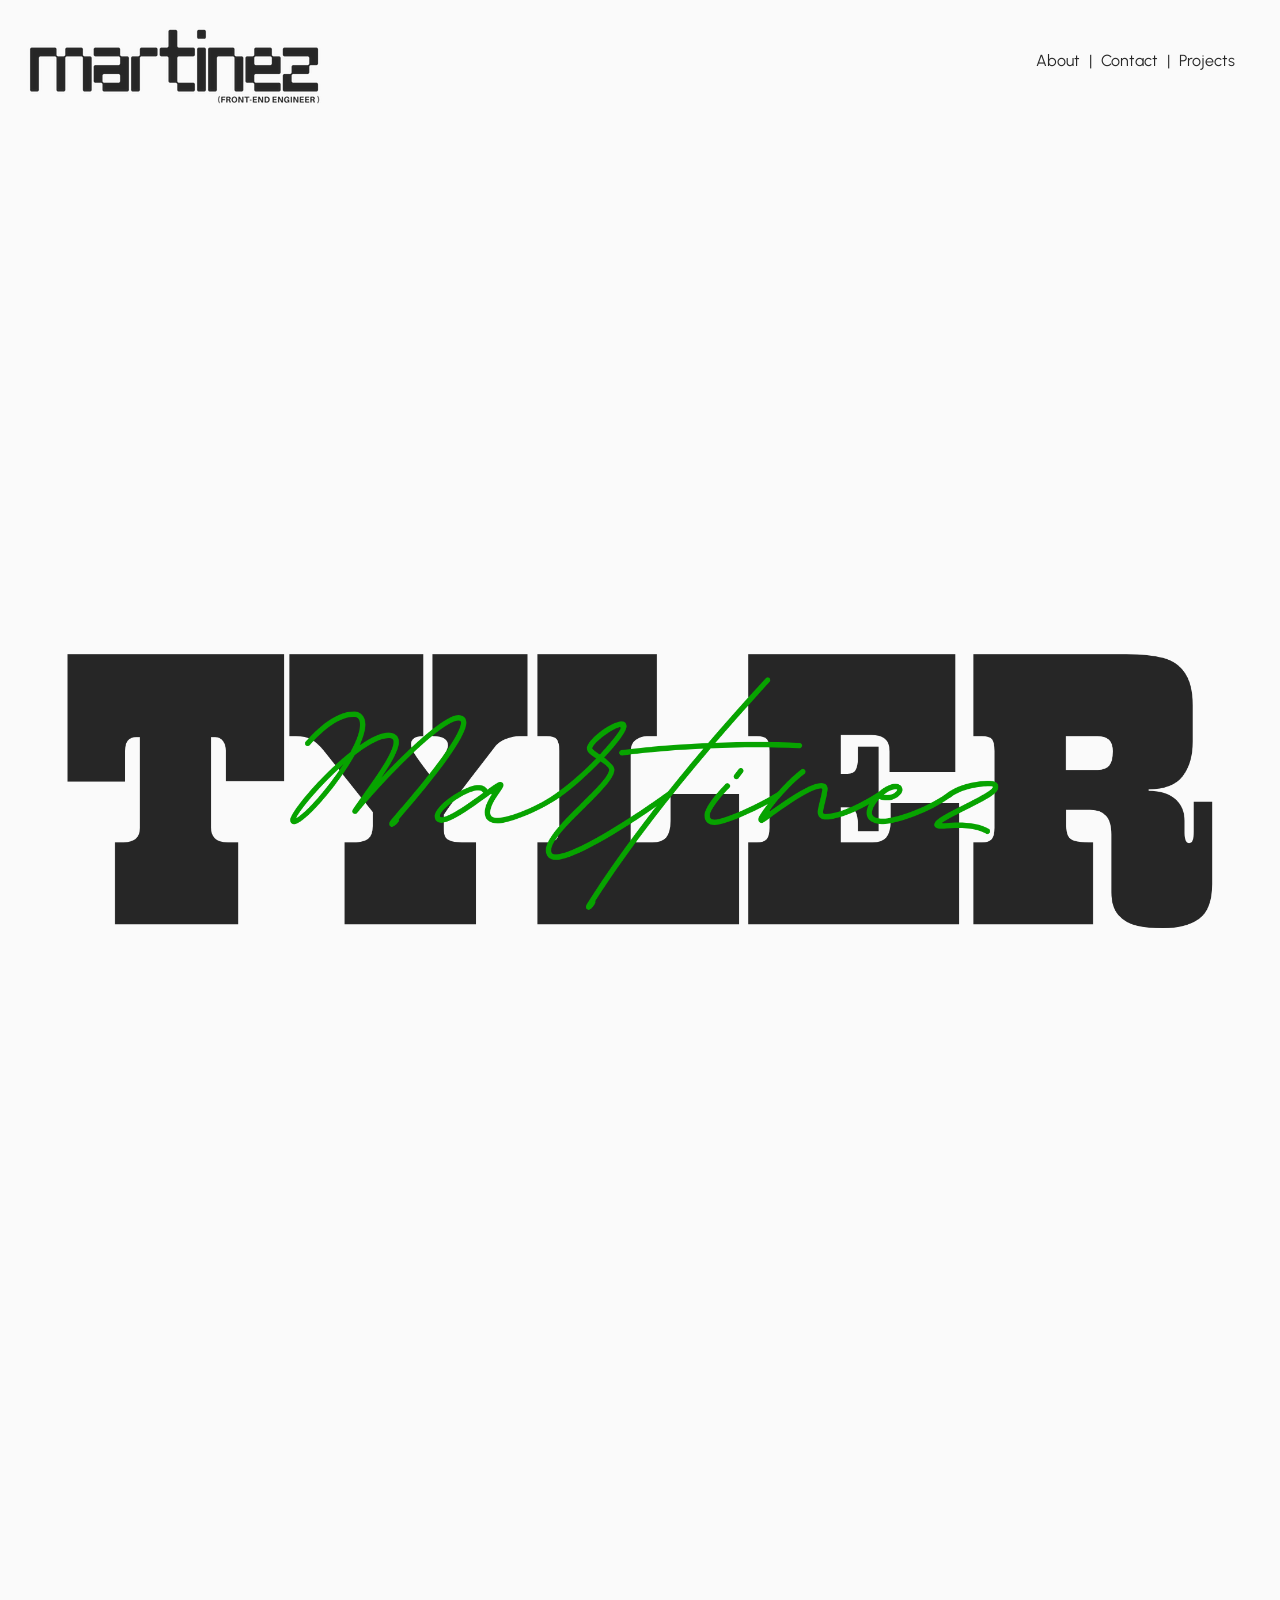
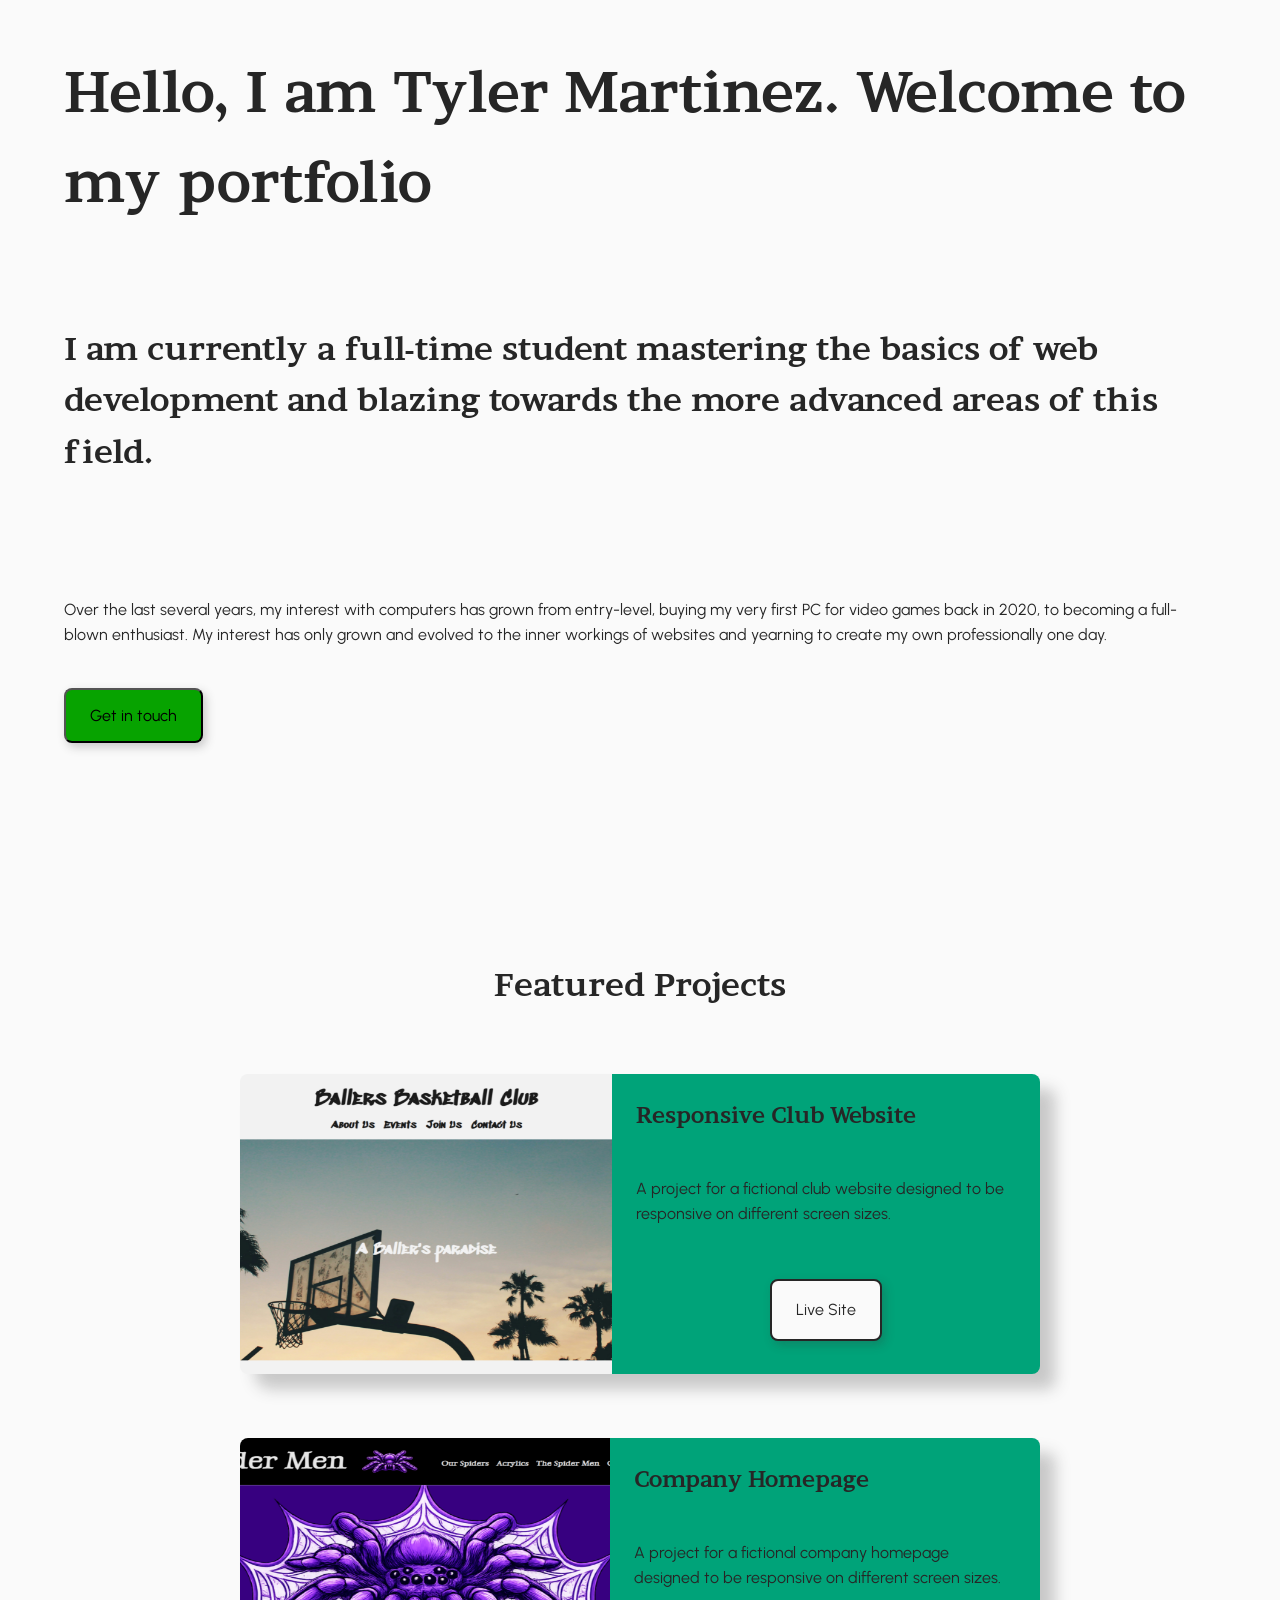
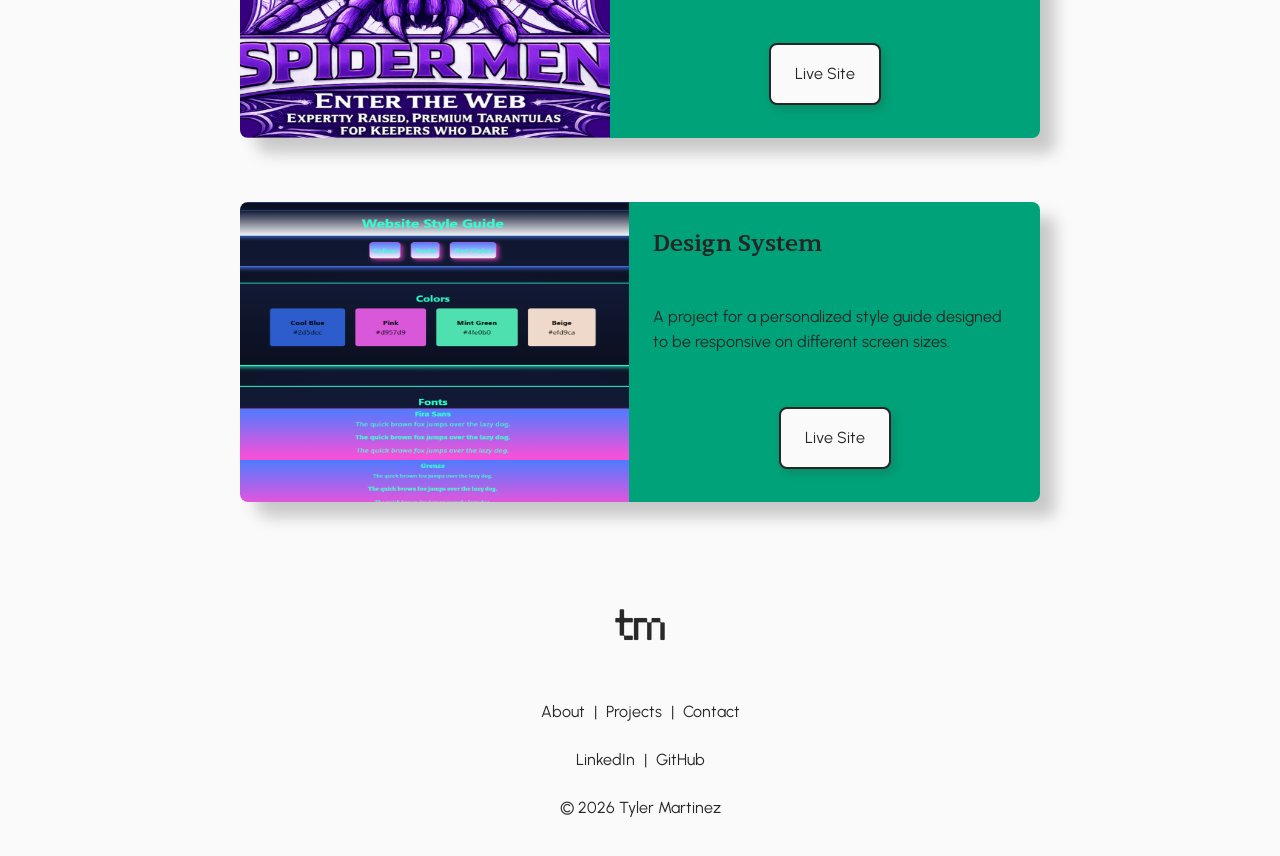
<file: index.html>
<!DOCTYPE html>
<html lang="en">
<head>
    <script async src="https://www.googletagmanager.com/gtag/js?id=G-1XBXD6XZ68"></script>
    <script>
        window.dataLayer = window.dataLayer || [];
        function gtag(){dataLayer.push(arguments);}
        gtag('js', new Date());
        gtag('config', 'G-1XBXD6XZ68');
    </script>
    <meta charset="UTF-8">
    <meta name="viewport" content="width=device-width, initial-scale=1.0">
    <title>Tyler Martinez | Front-end Engineer | Palm Harbor, FL</title>
    <meta name="description" content="Tyler Martinez is a growing front-end engineer based in Palm Harbor, FL, specializing in clean, accessible, and responsive HTML and CSS websites."/>
    <meta property="og:title" content="Tyler Martinez | Front-end Engineer"/>
    <meta property="og:description" content="Portfolio of Tyler Martinez, a front-end engineer from Palm Harbor, FL."/>
    <meta property="og:image" content="https://tylermartinez.me/images/og-preview.png"/>
    <meta property="og:url" content="https://tylermartinez.me"/>
    <meta property="og:type" content="website" />
    <link rel="preconnect" href="https://fonts.googleapis.com">
    <link rel="preconnect" href="https://fonts.gstatic.com" crossorigin>
    <link href="https://fonts.googleapis.com/css2?family=Brawler:wght@400;700&family=Urbanist:ital,wght@0,100..900;1,100..900&display=swap" rel="stylesheet">
    <link rel="shortcut icon" href="images/portfolio-favicon.png" type="image/x-icon">
    <link rel="stylesheet" href="styles/styles.css">
</head>
<body>
    <header>
        <figure class="logo-mobile">
            <a href="index.html" tabindex="0">
                <img src="images/logo-treatment-new.png" alt="Home Tyler Martinez.">
            </a>
        </figure>
        <figure class="logo">
            <a href="index.html" tabindex="0">
                <img src="images/logo-desktop.png" alt="Home Tyler Martinez Front-end Engineer.">
            </a>    
        </figure>   
        <nav class="mobile">
            <ul>
                <li><a href="about-contact.html" tabindex="0">About</a></li>
                <li><a href="about-contact.html" tabindex="0">Contact</a></li>
                <li><a href="projects.html" tabindex="0">Projects</a></li>
            </ul>
        </nav>
        <nav class="desktop">
            <p><a href="about-contact.html" tabindex="0">About</a> | <a href="about-contact.html" tabindex="0">Contact</a> | <a href="projects.html" tabindex="0">Projects</a></p>
        </nav>
    </header>
    <main>
        <section class="hero container">
            <figure class="hero-banner-mobile">
                <img src="images/portfolio-hero-mobile.png" alt="" tabindex="0">
            </figure>
            <figure class="hero-banner-desktop">
                <img src="images/portfolio-hero.png" alt="" tabindex="0">
            </figure>
            <h1 tabindex="0">
                Hello, I am Tyler Martinez. Welcome to my portfolio
            </h1>
            <h2>
                I am currently a full-time student mastering the basics of web development and blazing towards the more advanced areas of this field.
            </h2>
        </section>
        <section class="about-preview container">    
            <p>
                Over the last several years, my interest with computers has grown from entry-level, buying my very first PC for video games back in 2020, to becoming a full-blown enthusiast. My interest has only grown and evolved to the inner workings of websites and yearning to create my own professionally one day.
            </p>
            <a href="mailto:tylermartinez4298@gmail.com" target="_blank" rel="noopener" tabindex="-1"><button class="primary" tabindex="0">Get in touch</button></a>
        </section>    
        <section class="featured-projects container">
            <h2 tabindex="0 ">Featured Projects</h2>
            <article class="card club" tabindex="0">
                <figure>
                    <img src="images/club-2000.png" alt="Homepage of fictional basketball club.">
                </figure>
                <div class="card-body">
                    <h3>Responsive Club Website</h3>
                    <p>A project for a fictional club website designed to be responsive on different screen sizes.</p>
                    <a href="https://t-mart98.github.io/responsive-club/" target="_blank" rel="noopener" class="secondary" tabindex="0">Live Site</a>
                </div>
            </article>
            <article class="card spider" tabindex="0">
                <figure>
                    <img src="images/spider-2000.png" alt="Homepage of fictional spider pet shop.">
                </figure>
                <div class="card-body">
                    <h3>Company Homepage</h3>
                    <p>A project for a fictional company homepage designed to be responsive on different screen sizes.</p>
                    <a href="https://t-mart98.github.io/spidermen-homepage/" target="_blank" rel="noopener" class="secondary" tabindex="0">Live Site</a>
                </div>
            </article>
            <article class="card design" tabindex="0">
                <figure>
                    <img src="images/design-2000.png" alt="Page of stylized website style guide.">
                </figure>
                <div class="card-body">
                    <h3>Design System</h3>
                    <p>A project for a personalized style guide designed to be responsive on different screen sizes.</p>
                    <a href="https://t-mart98.github.io/website-design-system/" target="_blank" rel="noopener" class="secondary" tabindex="0">Live Site</a>
                </div>
            </article>
        </section>
    </main>
    <footer>
        <figure>
            <img src="images/Logo-treatment-no-subtext-mobile.png" alt="Tyler Martinez">
        </figure>
        <p><a href="about-contact.html" tabindex="0">About</a> | <a href="projects.html" tabindex="0">Projects</a> | <a href="about-contact.html" tabindex="0">Contact</a></p>
        <p><a href="https://www.linkedin.com/in/tyler-martinez-1047273a4/" target="_blank" rel="noopener" tabindex="0">LinkedIn</a> | <a href="https://github.com/T-Mart98" target="_blank" rel="noopener" tabindex="0">GitHub</a></p>
        <p>&copy 2026 Tyler Martinez</p>
    </footer>
</body>
</html>
</file>
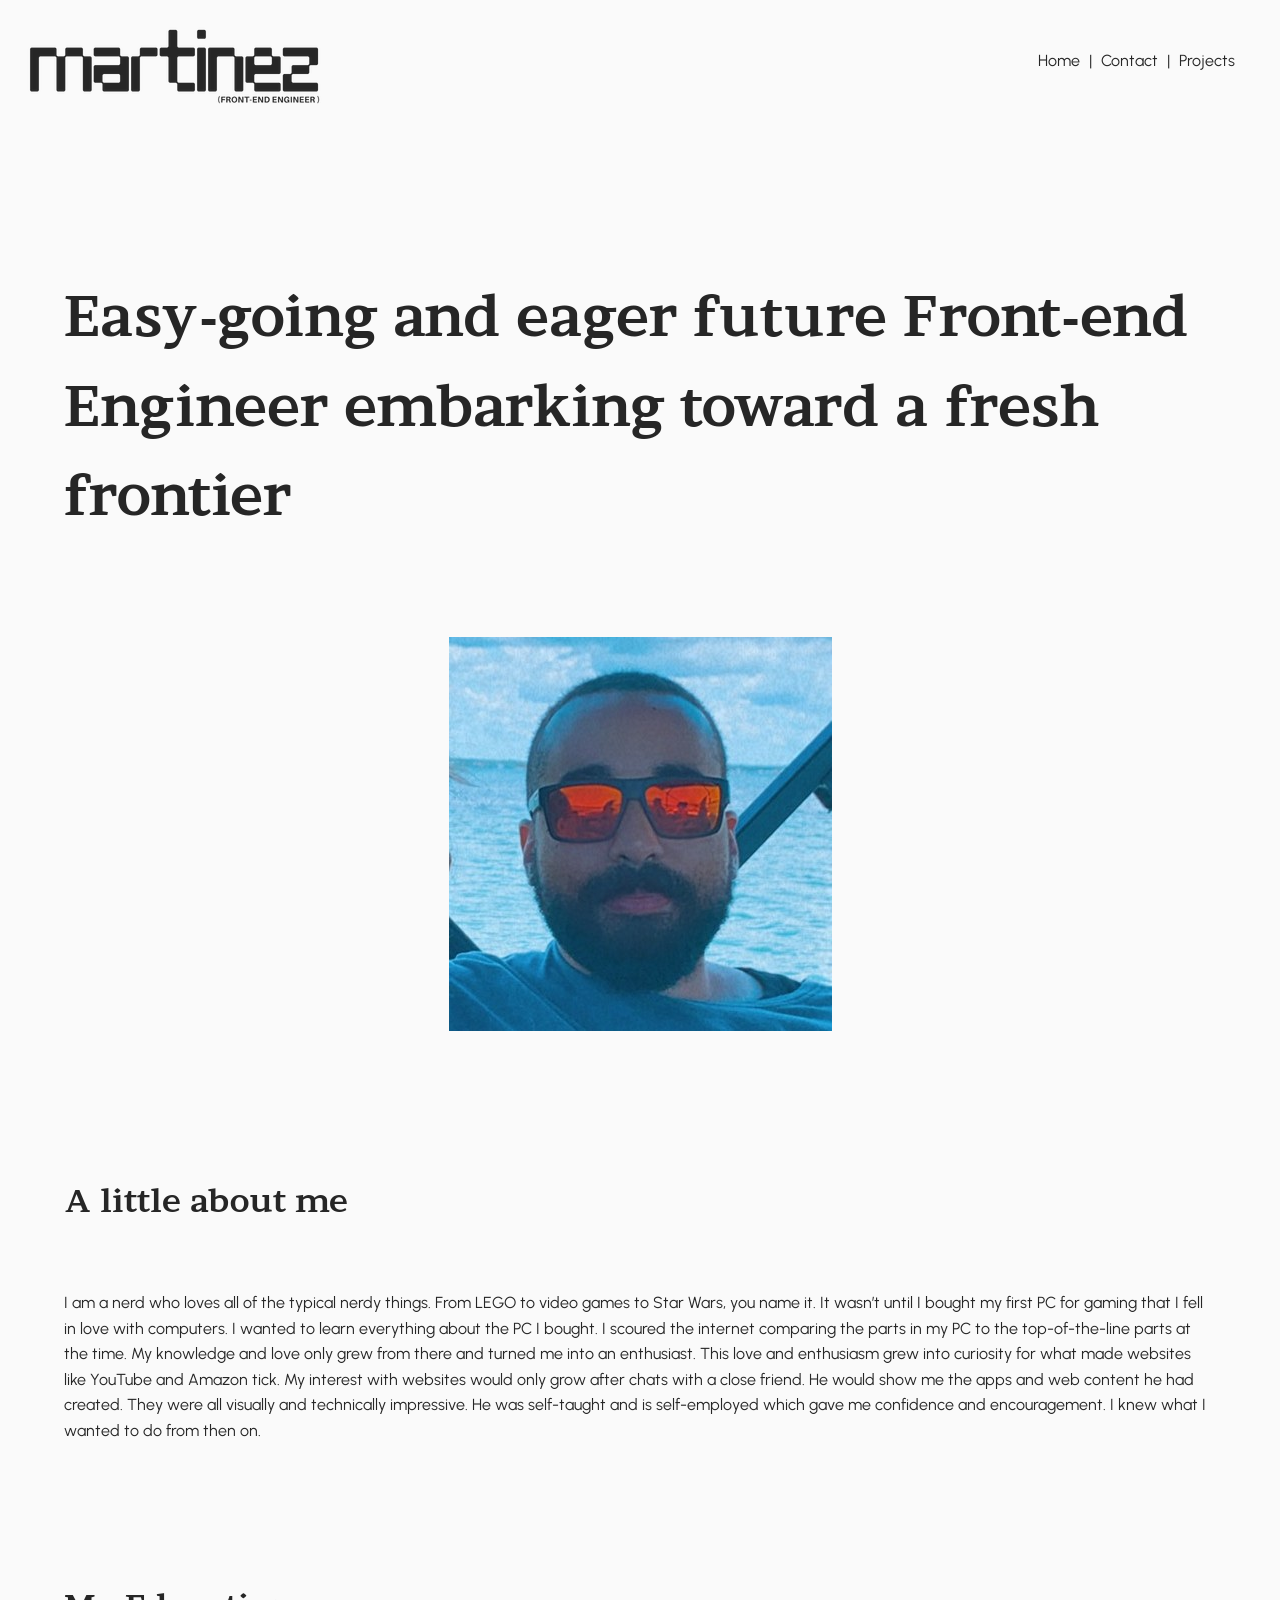
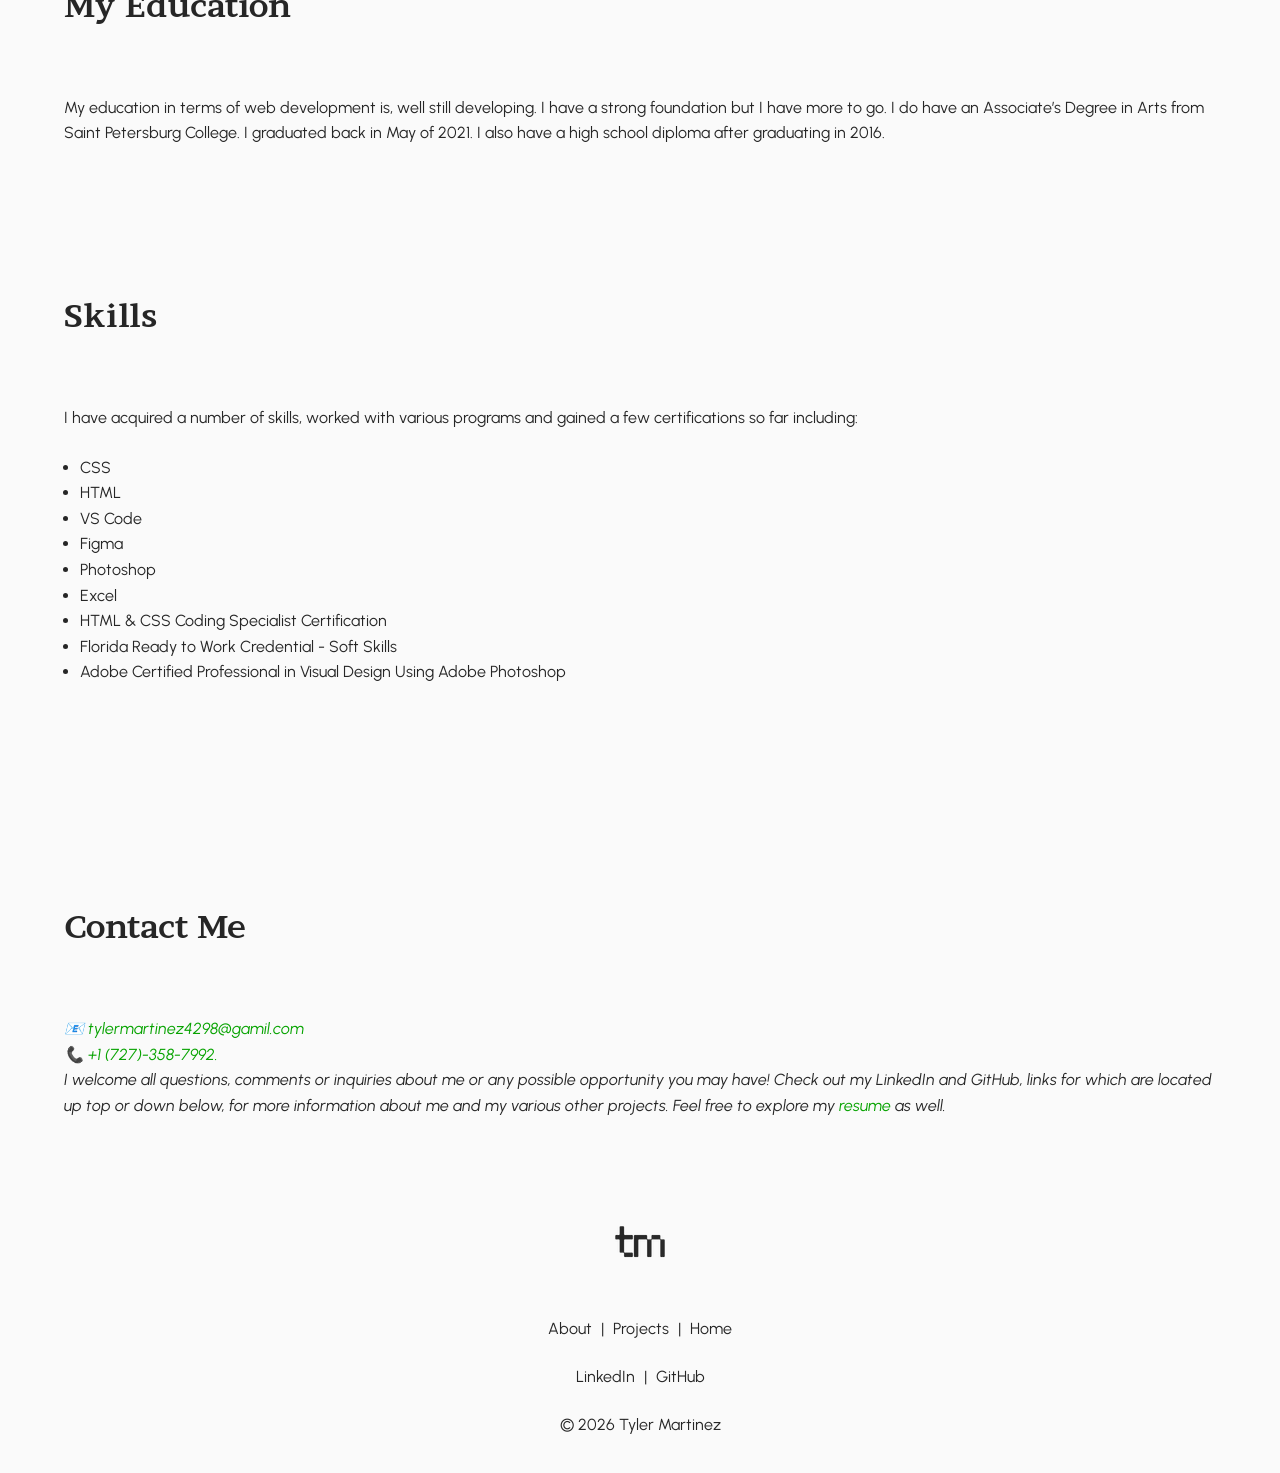
<file: about-contact.html>
<!DOCTYPE html>
<html lang="en">
<head>
    <script async src="https://www.googletagmanager.com/gtag/js?id=G-1XBXD6XZ68"></script>
    <script>
        window.dataLayer = window.dataLayer || [];
        function gtag(){dataLayer.push(arguments);}
        gtag('js', new Date());
        gtag('config', 'G-1XBXD6XZ68');
    </script>
    <meta charset="UTF-8">
    <meta name="viewport" content="width=device-width, initial-scale=1.0">
    <title>About & Contact | Tyler Martinez | Front-end Engineer</title>
    <meta name="description" content="Learn more about and reach out to Tyler Martinez."/>
    <meta property="og:title" content="Tyler Martinez | Front-end Engineer"/>
    <meta property="og:description" content="Portfolio of Tyler Martinez, a front-end engineer from Palm Harbor, FL."/>
    <meta property="og:image" content="https://tylermartinez.me/images/og-preview.png"/>
    <meta property="og:url" content="https://tylermartinez.me"/>
    <meta property="og:type" content="website" />
    <link rel="preconnect" href="https://fonts.googleapis.com">
    <link rel="preconnect" href="https://fonts.gstatic.com" crossorigin>
    <link href="https://fonts.googleapis.com/css2?family=Brawler:wght@400;700&family=Urbanist:ital,wght@0,100..900;1,100..900&display=swap" rel="stylesheet">
    <link rel="shortcut icon" href="images/portfolio-favicon.png" type="image/x-icon">
    <link rel="stylesheet" href="styles/styles.css">
</head>
<body>
    <header>
        <figure class="logo-mobile">
            <a href="index.html" tabindex="0">
                <img src="images/logo-treatment-new.png" alt="Home Tyler Martinez.">
            </a>
        </figure>
        <figure class="logo">
            <a href="index.html" tabindex="0">
                <img src="images/logo-desktop.png" alt="Home Tyler Martinez Front-end Engineer.">
            </a>    
        </figure>   
        <nav class="mobile">
            <ul>
                <li><a href="index.html" tabindex="0">Home</a></li>
                <li><a href="#contact" tabindex="0">Contact</a></li>
                <li><a href="projects.html" tabindex="0">Projects</a></li>
            </ul>
        </nav>
        <nav class="desktop">
            <p><a href="index.html" tabindex="0">Home</a> | <a href="#contact" tabindex="0">Contact</a> | <a href="projects.html" tabindex="0">Projects</a></p>
        </nav>
    </header>
    <main>
        <section class="hero container">
            <h1 tabindex="0">Easy-going and eager future Front-end Engineer embarking toward a fresh frontier</h1>
            <figure>
                <img src="images/headshot.jpeg" alt="Headshot of Tyler Martinez." tabindex="0">
            </figure>
        </section>
        <section class="about container" id="about">
            <h2 tabindex="0">A little about me</h2>
            <p>I am a nerd who loves all of the typical nerdy things. From LEGO to video games to Star Wars, you name it. It wasn’t until I bought my first PC for gaming that I fell in love with computers. I wanted to learn everything about the PC I bought. I scoured the internet comparing the parts in my PC to the top-of-the-line parts at the time. My knowledge and love only grew from there and turned me into an enthusiast. This love and enthusiasm grew into curiosity for what made websites like YouTube and Amazon tick. My interest with websites would only grow after chats with a close friend. He would show me the apps and web content he had created. They were all visually and technically impressive. He was self-taught and is self-employed which gave me confidence and encouragement. I knew what I wanted to do from then on.</p>
        <section class="education"> 
            <h2 tabindex="0">My Education</h2>
            <p>My education in terms of web development is, well still developing. I have a strong foundation but I have more to go. I do have an Associate’s Degree in Arts from Saint Petersburg College. I graduated back in May of 2021. I also have a high school diploma after graduating in 2016.</p>
        </section>                      
        <section class="skills">   
            <h2 tabindex="0">Skills</h2>
            <p>I have acquired a number of skills, worked with various programs and gained a few certifications so far including:</p>
            <ul>
                <li>CSS</li>
                <li>HTML</li>
                <li>VS Code</li>
                <li>Figma</li>
                <li>Photoshop</li>
                <li>Excel</li>
                <li>HTML & CSS Coding Specialist Certification</li>
                <li>Florida Ready to Work Credential - Soft Skills</li>
                <li>Adobe Certified Professional in Visual Design Using Adobe Photoshop</li>
            </ul>
        </section>     
        </section>
        <section class="contact container" id="contact">
            <h2 tabindex="0">Contact Me</h2>
                <address><a href="mailto:tylermartinez4298@gmail.com" target="_blank" rel="noopener" tabindex="0">tylermartinez4298@gamil.com</a><address><a href="tel:+17273587992" tabindex="0">+1 (727)-358-7992.</a></address>
                <p>I welcome all questions, comments or inquiries about me or any possible opportunity you may have! Check out my LinkedIn and GitHub, links for which are located up top or down below, for more information about me and my various other projects. Feel free to explore my <a href="https://acrobat.adobe.com/id/urn:aaid:sc:US:d6b1c2c0-8595-4a7f-b1d4-92c9a2cee6e4" target="_blank" rel="noopener" tabindex="0">resume</a> as well.</p>
        </section>
    </main>
    <footer>
        <figure>
            <img src="images/Logo-treatment-no-subtext-mobile.png" alt="Tyler Martinez">
        </figure>
        <p><a href="about-contact.html" tabindex="0">About</a> | <a href="projects.html" tabindex="0">Projects</a> | <a href="index.html" tabindex="0">Home</a></p>
        <p><a href="https://www.linkedin.com/in/tyler-martinez-1047273a4/" target="_blank" rel="noopener" tabindex="0">LinkedIn</a> | <a href="https://github.com/T-Mart98" target="_blank" rel="noopener" tabindex="0">GitHub</a></p>
        <p>&copy 2026 Tyler Martinez</p>
    </footer>
</body>
</html>
</file>
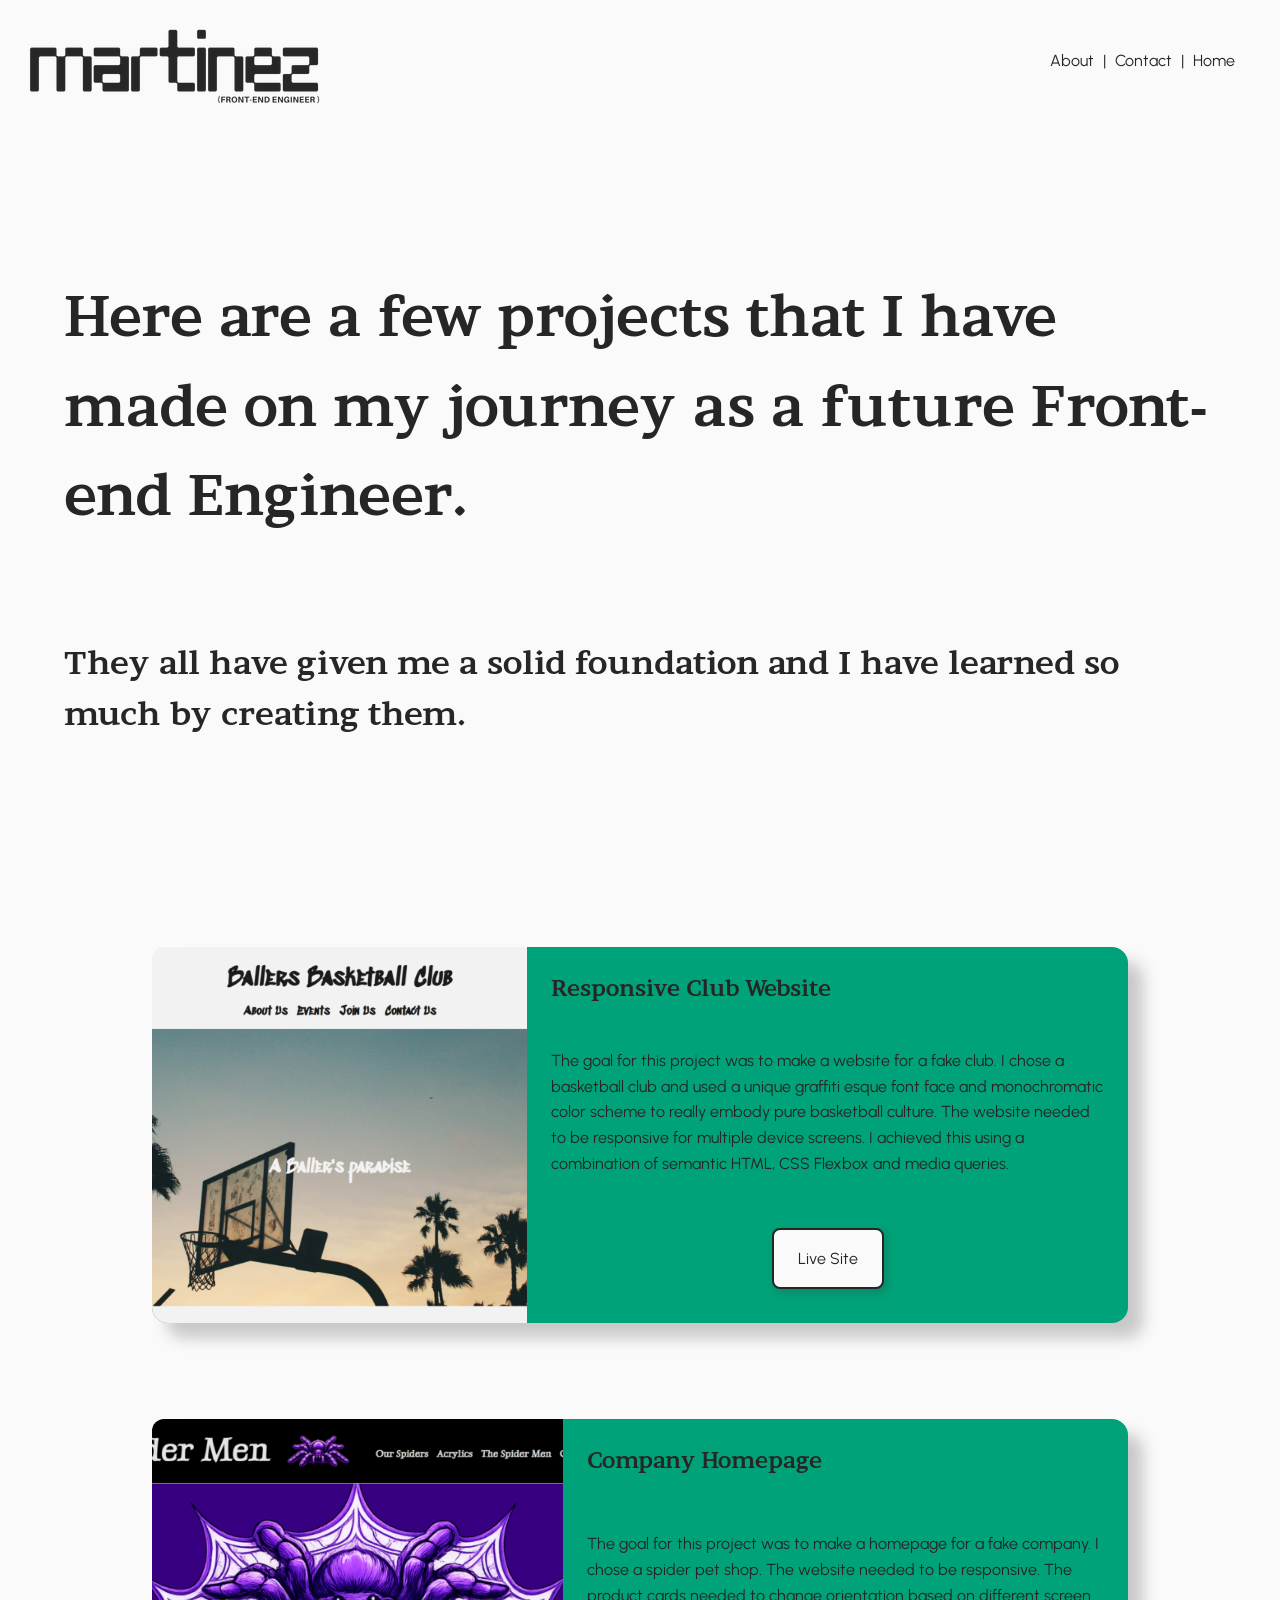
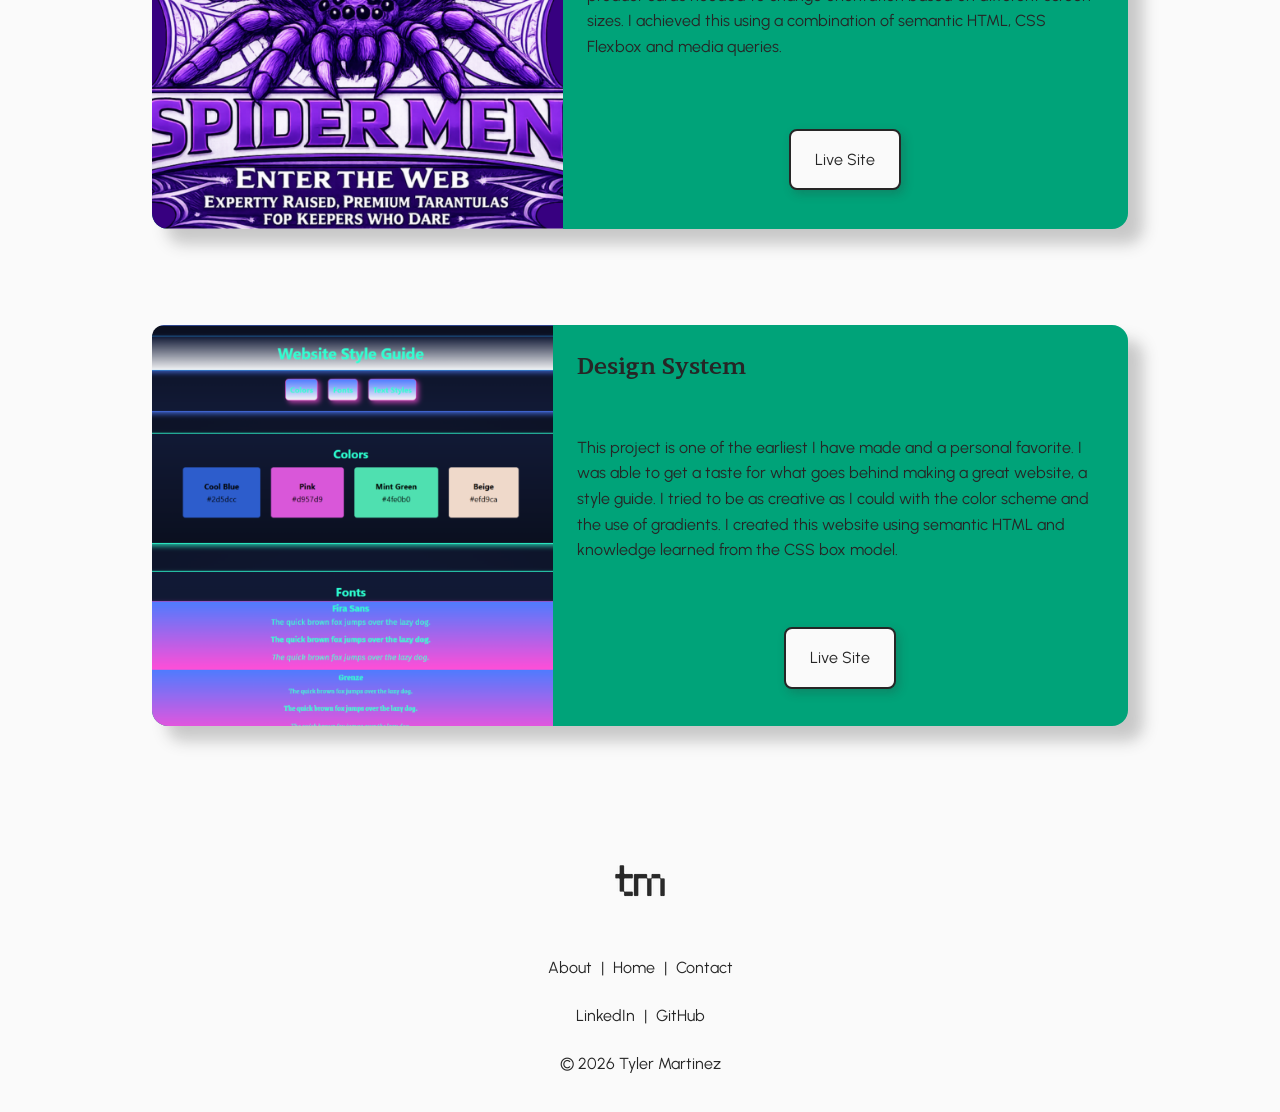
<file: projects.html>
<!DOCTYPE html>
<html lang="en">
<head>
    <script async src="https://www.googletagmanager.com/gtag/js?id=G-1XBXD6XZ68"></script>
    <script>
        window.dataLayer = window.dataLayer || [];
        function gtag(){dataLayer.push(arguments);}
        gtag('js', new Date());
        gtag('config', 'G-1XBXD6XZ68');
    </script>
    <meta charset="UTF-8">
    <meta name="viewport" content="width=device-width, initial-scale=1.0">
    <title>Projects | Tyler Martinez | Front-end Engineer</title>
    <meta name="description" content="Discover some of the top projects Tyler Martinez has built."/>
    <meta property="og:title" content="Tyler Martinez | Front-end Engineer"/>
    <meta property="og:description" content="Portfolio of Tyler Martinez, a front-end engineer from Palm Harbor, FL."/>
    <meta property="og:image" content="https://tylermartinez.me/images/og-preview.png"/>
    <meta property="og:url" content="https://tylermartinez.me"/>
    <meta property="og:type" content="website" />
    <link rel="preconnect" href="https://fonts.googleapis.com">
    <link rel="preconnect" href="https://fonts.gstatic.com" crossorigin>
    <link href="https://fonts.googleapis.com/css2?family=Brawler:wght@400;700&family=Urbanist:ital,wght@0,100..900;1,100..900&display=swap" rel="stylesheet">
    <link rel="shortcut icon" href="images/portfolio-favicon.png" type="image/x-icon">
    <link rel="stylesheet" href="styles/styles.css">
</head>
<body>
    <header>
        <figure class="logo-mobile">
            <a href="index.html" tabindex="0">
                <img src="images/logo-treatment-new.png" alt="Home Tyler Martinez.">
            </a>
        </figure>
        <figure class="logo">
            <a href="index.html" tabindex="0">
                <img src="images/logo-desktop.png" alt="Home Tyler Martinez Front-end Engineer.">
            </a>    
        </figure>   
        <nav class="mobile">
            <ul>
                <li><a href="about-contact.html" tabindex="0">About</a></li>
                <li><a href="about-contact.html" tabindex="0">Contact</a></li>
                <li><a href="index.html" tabindex="0">Home</a></li>
            </ul>
        </nav>
        <nav class="desktop">
            <p><a href="about-contact.html" tabindex="0">About</a> | <a href="about-contact.html" tabindex="0">Contact</a> | <a href="index.html" tabindex="0">Home</a></p>
        </nav>
    </header>
    <main>
        <section class="page-intro container">
            <h1 tabindex="0">Here are a few projects that I have made on my journey as a future Front-end Engineer.</h1>
            <h2>They all have given me a solid foundation and I have learned so much by creating them.</h2>
        </section>
        <section class="projects container">
            <article class="card-project" tabindex="0">
                <figure>
                    <img src="images/club-2000.png" alt="Homepage of fictional basketball club.">
                </figure>
                <div class="card-body">
                    <h3>Responsive Club Website</h3>
                    <p>The goal for this project was to make a website for a fake club. I chose a basketball club and used a unique graffiti esque font face and monochromatic color scheme to really embody pure basketball culture. The website needed to be responsive for multiple device screens. I achieved this using a combination of semantic HTML, CSS Flexbox and media queries.</p>
                    <a href="https://t-mart98.github.io/responsive-club/" target="_blank" rel="noopener" class="secondary" tabindex="0">Live Site</a>
                </div>
            </article>
            <article class="card-project" tabindex="0">
                <figure>
                    <img src="images/spider-2000.png" alt="Homepage of fictional spider pet shop.">
                </figure>
                <div class="card-body">
                    <h3>Company Homepage</h3>
                    <p>The goal for this project was to make a homepage for a fake company. I chose a spider pet shop. The website needed to be responsive. The product cards needed to change orientation based on different screen sizes. I achieved this using a combination of semantic HTML, CSS Flexbox and media queries.</p>
                    <a href="https://t-mart98.github.io/spidermen-homepage/" target="_blank" rel="noopener" class="secondary" tabindex="0">Live Site</a>
                </div>
            </article>
            <article class="card-project" tabindex="0">
                <figure>
                    <img src="images/design-2000.png" alt="Page of stylized website style guide.">
                </figure>
                <div class="card-body">
                    <h3>Design System</h3>
                    <p>This project is one of the earliest I have made and a personal favorite. I was able to get a taste for what goes behind making a great website, a style guide. I tried to be as creative as I could with the color scheme and the use of gradients. I created this website using semantic HTML and knowledge learned from the CSS box model.</p>
                    <a href="https://t-mart98.github.io/website-design-system/" target="_blank" rel="noopener" class="secondary" tabindex="0">Live Site</a>
                </div>
            </article>    
        </section>
    </main>
    <footer>
        <figure>
            <img src="images/Logo-treatment-no-subtext-mobile.png" alt="Tyler Martinez">
        </figure>
        <p><a href="about-contact.html" tabindex="0">About</a> | <a href="index.html" tabindex="0">Home</a> | <a href="about-contact.html" tabindex="0">Contact</a></p>
        <p><a href="https://www.linkedin.com/in/tyler-martinez-1047273a4/" target="_blank" rel="noopener" tabindex="0">LinkedIn</a> | <a href="https://github.com/T-Mart98" target="_blank" rel="noopener" tabindex="0">GitHub</a></p>
        <p>&copy 2026 Tyler Martinez</p>
    </footer>
</body>
</html>
</file>
<file: styles/styles.css>
/* Custom Properties (:root) */
:root {

  /* ── Colors ───────────────────────────────── */
  --color-primary:      #07A300; /* main buttons, links, key accents    */
  --color-primary-dark:  #068100; /* hover/active state of primary       */
  --color-accent:       #00A379; /* secondary highlights, badges        */
  --color-text:         #262626; /* body copy and headings              */
  --color-text-muted:   #545353; /* captions, labels, secondary text    */
  --color-bg:           #fafafa; /* main page background                */
  --color-bg-alt:       #f3f3f3; /* alternating section background      */
  --color-border:       #0096E8; /* card borders, dividers, inputs      */

  /* ── Typography ───────────────────────────── */
  --font-heading: 'Brawler', sans-serif;
  --font-body:    'Urbanist', sans-serif;

  --text-xs:  0.9rem; /* small labels, captions   */
  --text-sm:  1rem; /* body text                */
  --text-md:  1.125rem; /* slightly larger body     */
  --text-lg:  1.35rem; /* h3, card titles          */
  --text-xl:  2rem; /* h2, section titles       */
  --text-2xl: 2.75rem; /* h1 on smaller screens    */
  --text-3xl: 3.5rem; /* h1 on desktop            */

  /* ── Spacing ──────────────────────────────── */
  --space-xs:  0.5rem; /* tight gaps, small padding */
  --space-sm:  1rem; /* standard padding           */
  --space-md:  1.5rem; /* comfortable gap            */
  --space-lg:  2.5rem; /* section internal spacing   */
  --space-xl:  4rem; /* section top/bottom padding */
  --space-2xl: 6rem; /* hero, major separators     */

  /* ── Layout ───────────────────────────────── */
  --max-width:  1200px;
  --container-padding:  1.5rem;

  /* ── Borders & Radius ─────────────────────── */
  --radius-sm:  0.25rem;
  --radius-md:  0.5rem;
  --radius-lg:  1rem;
  --radius-pill: 999px; /* fully rounded pill shapes  */

  /* ── Shadows ──────────────────────────────── */
  --shadow-sm: 0.188rem 0.25rem 0.625rem rgba(50, 50, 50, 25%);
  --shadow-md: 0.938rem 0.938rem 0.938rem rgba(50, 50, 50, 25%);

}

/* Reset */
*, *::before, *::after {
  box-sizing: border-box;
  margin: 0;
  padding: 0;
}

img, video {
  max-width: 100%;
  display: block;
}

/* Typography */
body, nav a, footer a {
  font-family: var(--font-body);
  font-size: var(--text-sm);
  color: var(--color-text);
  background-color: var(--color-bg);
  line-height: 1.6;
}

h1 { 
    font-family: var(--font-heading); 
    font-size: var(--text-2xl);
    margin-block: var(--space-2xl);  
}

h2 {
    font-family: var(--font-heading); 
    font-size: var(--text-xl);
    margin-block: var(--space-xl); 
}
h3 { 
    font-family: var(--font-heading); 
    font-size: var(--text-lg); 
    margin-block-end: var(--space-md);
}

a, nav ul, footer ul {
    text-decoration: none;
    list-style: none;
}

.contact a[href^="mailto"]::before {
  content: "📧 ";
}

.contact a[href^="tel"]::before {
  content: "📞 ";
}

/* Layout Utilities (.container) */
.container {
    width: 100%;
    max-width: var(--max-width);
    margin-inline: auto;
    padding-inline: var(--container-padding);
}

.hero, .page-intro h2 {
    margin-block: var(--space-2xl);
}

section {
    padding-block: var(--space-xs);
}

.about-preview {
    margin-block-end: var(--space-2xl);
}

/* 5. Components (.btn, .card, .nav) */
.logo, .hero-banner-desktop, .desktop {
    display: none;
}

header {
    display: flex;
    justify-content: space-between;
    padding: var(--space-md);
    margin-block-end: var(--space-lg);
}

footer {
    display: flex;
    flex-direction: column;
    align-items: center;
    padding: var(--space-md);
    line-height: 3;
}

.featured-projects h2 {
    text-align: center;
}

.hero-banner-mobile {
    margin-block-end: 14rem;
}

footer img {
    margin-block-end: var(--space-lg);
}

.primary, .secondary {
    padding: var(--space-sm) var(--space-md);
    border-radius: var(--radius-md);
    font-family: var(--font-body);
    font-size: var(--text-sm);
    box-shadow: var(--shadow-sm);
}

.primary {
    background-color: var(--color-primary);
    margin-block: var(--space-lg);
    transition: transform 0.2s ease, box-shadow 0.2s ease;
}

.secondary {
    background-color: var(--color-bg);
    margin-block: var(--space-md);
    color: var(--color-text);
    border: 0.125rem solid var(--color-text);
    margin: auto;
}

.primary:hover {
    transform: translateY(-2px);
}

.primary:active, .primary:hover {
    background-color: var(--color-primary-dark);
}

.secondary:hover {
    transform: translateY(-1px);
}

.secondary:active, .secondary:hover  {
    background-color: var(--color-bg-alt);
}

.desktop a, footer a, .contact a {
    padding-block: 1.563rem;
}

.desktop a, footer a {
    padding-inline: 0.313rem;
}

.mobile a {
    padding: var(--space-xs);
    
}    

nav a:hover, nav a:active {
    color: var(--color-text-muted);
}

button a {
    color: var(--color-text);
}

.contact a {
    color: var(--color-primary);
}

.contact a:hover, .contact a:active {
    color: var(--color-primary-dark);
}

.card img {
    width: 15.875rem;
    border-top-left-radius: 0.75rem;
    border-top-right-radius: 0.75rem;
    height: 12.938rem;
}

.hero img {
    margin: auto;
}

.card-project img {
    border-top-left-radius: 0.75rem;
    border-top-right-radius: 0.75rem;
}

.card-project, .card {
    border-radius: var(--radius-lg);
    margin-block: var(--space-xl);
    background-color: var(--color-accent);
    box-shadow: var(--shadow-md);
    margin-inline: auto;
}

.card-project {
    width: 20.625rem;
}

.card {
    width: 15.875rem;
}

.card-body {
    padding: 1.5rem;
    display: flex;
    justify-content: center;
    flex-wrap: wrap;
}

.card-body p, .skills p {
    margin-block-end: var(--space-md);
}

.skills li {
    margin-inline-start: var(--space-sm);
}

.about, .education, .skills, .contact {
    margin-block: var(--space-xl);
}

[tabindex]:focus {
  outline: 3px solid rgb(0, 68, 255);
}

/* Media Queries */
@media screen and (min-width: 768px) {
    .card img {
        height: 18.75rem;
        width: 56.25rem;
        border-top-left-radius: 0.5rem;
        border-bottom-left-radius: 0.5rem;
        border-top-right-radius: 0rem;
    }

    .card {
        display: flex;
        width: 37.5rem;
        height: 18.75rem;
        border-top-right-radius: 0.5rem;
        border-bottom-right-radius: 0.5rem;
    }
    
    .card {
         margin-block: var(--space-xl);
    }

    .hero-banner-mobile img, .card-project {
        margin-block: var(--space-2xl);
    }

    .mobile, .logo-mobile {
        display: none;
    }

    .desktop {
        display: block;
        margin-inline-end: var(--space-sm);
    }

    .desktop p {
        margin-block-start: var(--space-md);
    }

    .logo, .card-project, .card-project figure {
        display: flex;
    }

    .card-project {
        width: 45rem;
    }

    .card-project img {
        border-bottom-left-radius: 1rem;
        border-top-right-radius: 0rem;
    }
}

@media screen and (min-width: 1024px) {
    .hero-banner-mobile img {
        display: none;
    }

    .hero-banner-desktop {
        display: block;
    }

    .hero {
        margin-block: var(--space-lg);
    }

    .card img {
        height: 18.75rem;
        width: 62.5rem;
        border-top-left-radius: 0.5rem;
        border-bottom-left-radius: 0.5rem;
        border-top-right-radius: 0rem;
    }

    .card {
        display: flex;
        width: 50rem;
        height: 18.75rem;
        border-top-right-radius: 0.5rem;
        border-bottom-right-radius: 0.5rem;
    }

    h1 {
        font-size: var(--text-3xl);
    }

    .card-project {
        width: 61rem;
    }

    .card-body {
        justify-content: flex-start;
    }
}
</file>
